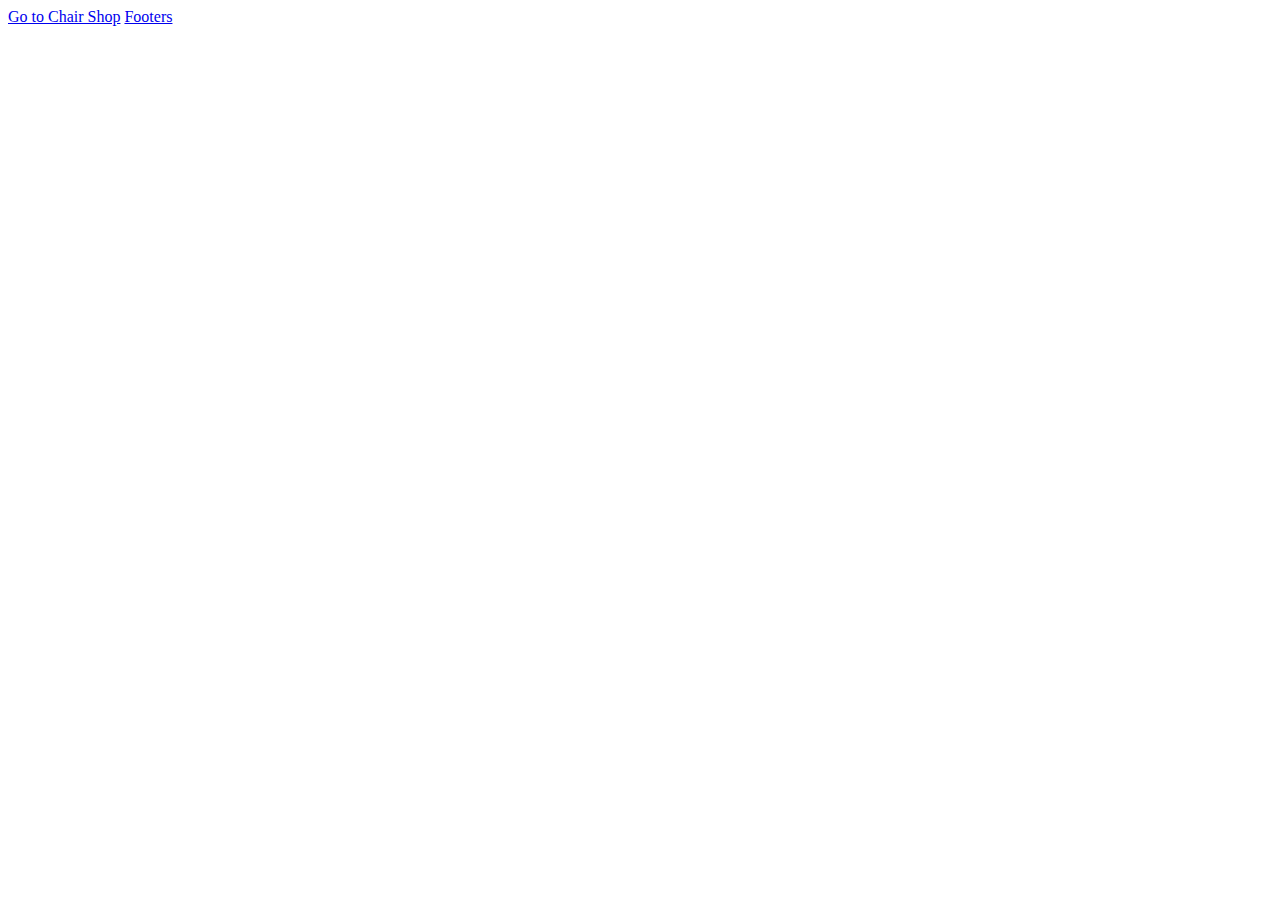
<file: index.html>
<!DOCTYPE html>
<html lang="en">
<head>
    <meta charset="UTF-8">
    <meta http-equiv="X-UA-Compatible" content="IE=edge">
    <meta name="viewport" content="width=device-width, initial-scale=1.0">
    <title>HTML & CSS Practice</title>
</head>
<body>
    <a href="chair-shop/index.html">Go to Chair Shop</a>
    <a href="footers/index.html">Footers</a>
</body>
</html>
</file>
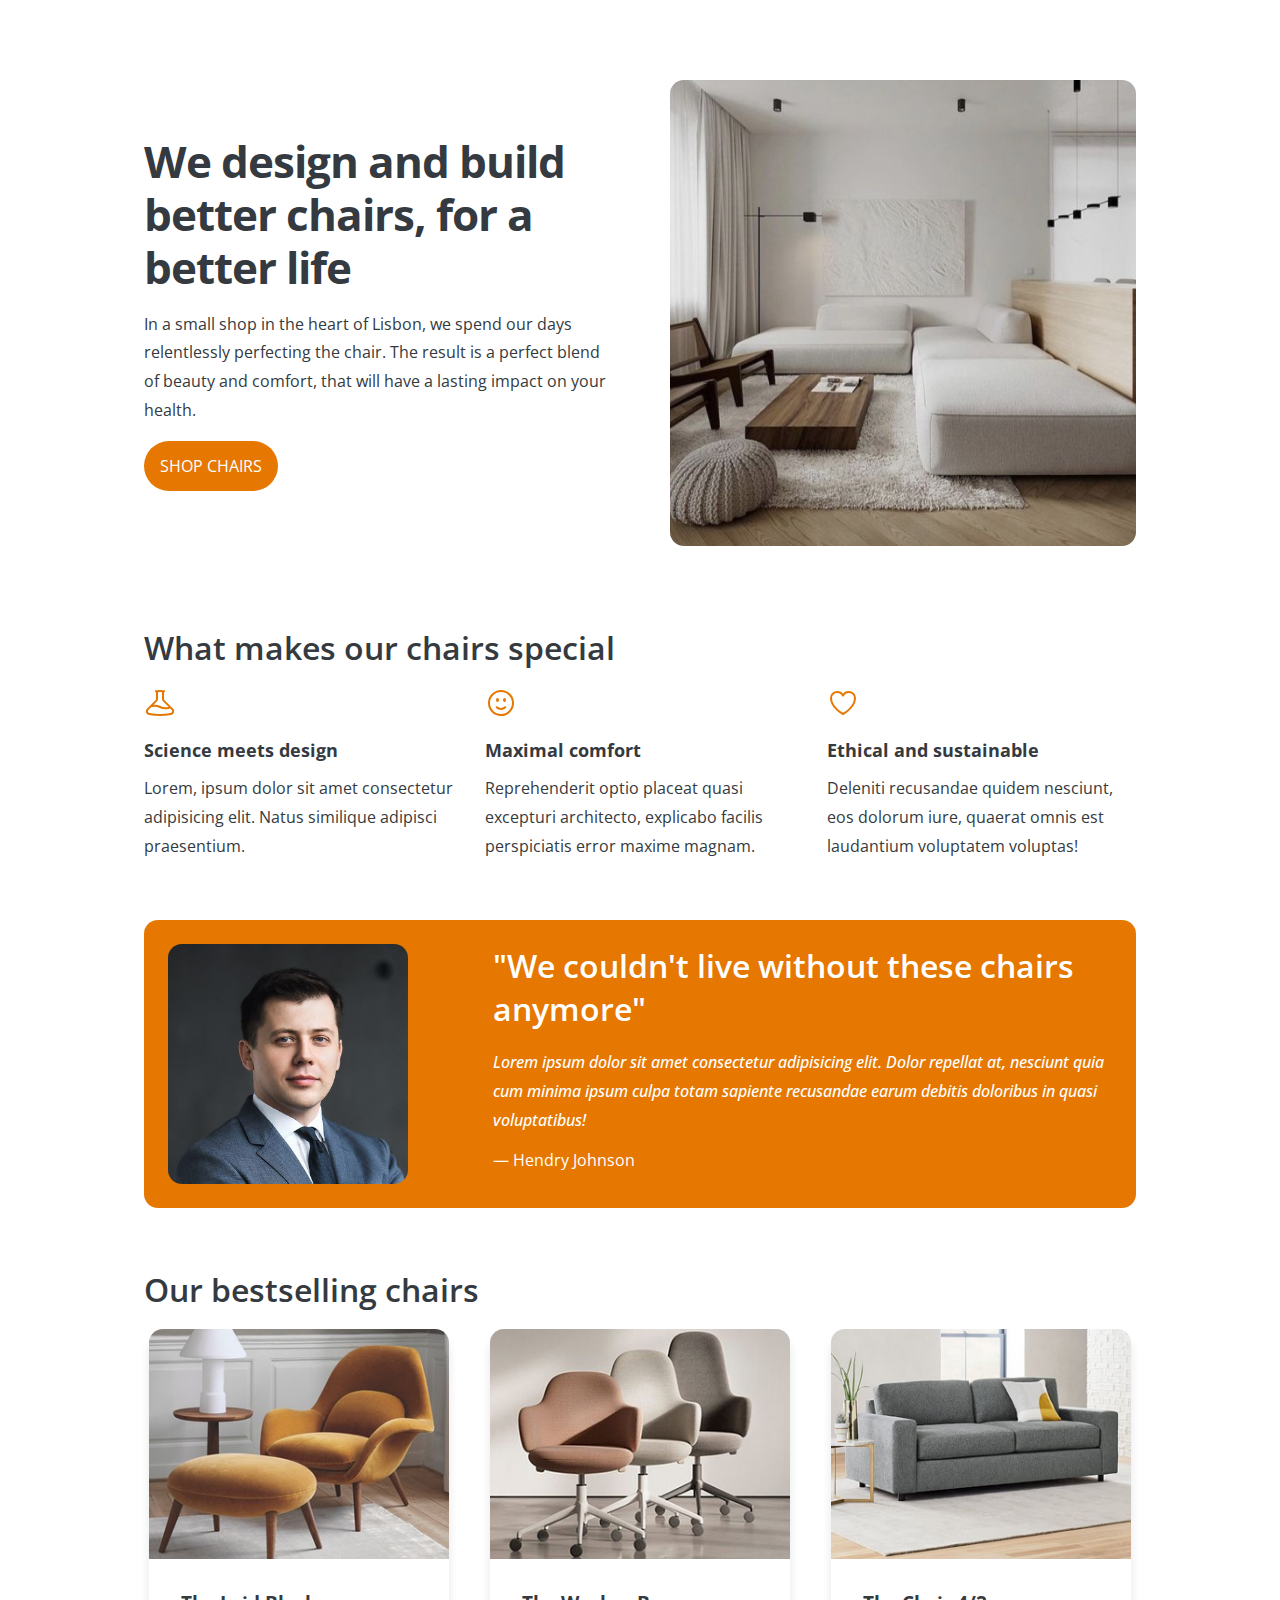
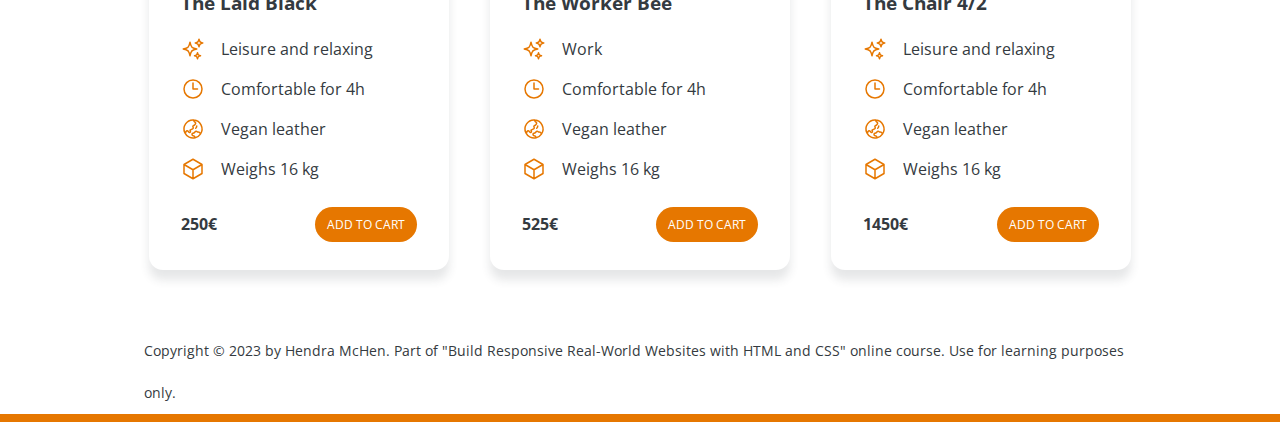
<file: chair-shop/index.html>
<!DOCTYPE html>
<html lang="en">
  <head>
    <meta charset="UTF-8" />
    <meta http-equiv="X-UA-Compatible" content="IE=edge" />
    <meta name="viewport" content="width=device-width, initial-scale=1.0" />
    <title>McHen Chair Shop</title>
    <link rel="preconnect" href="https://fonts.googleapis.com" />
    <link rel="preconnect" href="https://fonts.gstatic.com" crossorigin />
    <link
      href="https://fonts.googleapis.com/css2?family=Open+Sans:ital,wght@0,300;0,400;0,500;0,600;1,300&display=swap"
      rel="stylesheet"
    />
    <link rel="stylesheet" href="style.css" />
  </head>
  <body>
    <div class="container">
      <header>
        <div class="header-box">
          <h1>We design and build better chairs, for a better life</h1>
          <p>
            In a small shop in the heart of Lisbon, we spend our days
            relentlessly perfecting the chair. The result is a perfect blend of
            beauty and comfort, that will have a lasting impact on your health.
          </p>
          <a href="#" class="btn btn--big">Shop Chairs</a>
        </div>
        <img src="images/chairs-sq.jpg" width="466" alt="chairs with table" />
      </header>
      <section>
        <h2>What makes our chairs special</h2>
        <div class="grid-3-columns">
          <div>
            <svg
              xmlns="http://www.w3.org/2000/svg"
              fill="none"
              viewBox="0 0 24 24"
              stroke-width="1.5"
              stroke="currentColor"
              class="feature-icon"
            >
              <path
                stroke-linecap="round"
                stroke-linejoin="round"
                d="M9.75 3.104v5.714a2.25 2.25 0 01-.659 1.591L5 14.5M9.75 3.104c-.251.023-.501.05-.75.082m.75-.082a24.301 24.301 0 014.5 0m0 0v5.714c0 .597.237 1.17.659 1.591L19.8 15.3M14.25 3.104c.251.023.501.05.75.082M19.8 15.3l-1.57.393A9.065 9.065 0 0112 15a9.065 9.065 0 00-6.23-.693L5 14.5m14.8.8l1.402 1.402c1.232 1.232.65 3.318-1.067 3.611A48.309 48.309 0 0112 21c-2.773 0-5.491-.235-8.135-.687-1.718-.293-2.3-2.379-1.067-3.61L5 14.5"
              />
            </svg>

            <p class="feature-title">Science meets design</p>
            <p class="feature-desc">
              Lorem, ipsum dolor sit amet consectetur adipisicing elit. Natus
              similique adipisci praesentium.
            </p>
          </div>
          <div>
            <svg
              xmlns="http://www.w3.org/2000/svg"
              fill="none"
              viewBox="0 0 24 24"
              stroke-width="1.5"
              stroke="currentColor"
              class="feature-icon"
            >
              <path
                stroke-linecap="round"
                stroke-linejoin="round"
                d="M15.182 15.182a4.5 4.5 0 01-6.364 0M21 12a9 9 0 11-18 0 9 9 0 0118 0zM9.75 9.75c0 .414-.168.75-.375.75S9 10.164 9 9.75 9.168 9 9.375 9s.375.336.375.75zm-.375 0h.008v.015h-.008V9.75zm5.625 0c0 .414-.168.75-.375.75s-.375-.336-.375-.75.168-.75.375-.75.375.336.375.75zm-.375 0h.008v.015h-.008V9.75z"
              />
            </svg>

            <p class="feature-title">Maximal comfort</p>
            <p class="feature-desc">
              Reprehenderit optio placeat quasi excepturi architecto, explicabo
              facilis perspiciatis error maxime magnam.
            </p>
          </div>
          <div>
            <svg
              xmlns="http://www.w3.org/2000/svg"
              fill="none"
              viewBox="0 0 24 24"
              stroke-width="1.5"
              stroke="currentColor"
              class="feature-icon"
            >
              <path
                stroke-linecap="round"
                stroke-linejoin="round"
                d="M21 8.25c0-2.485-2.099-4.5-4.688-4.5-1.935 0-3.597 1.126-4.312 2.733-.715-1.607-2.377-2.733-4.313-2.733C5.1 3.75 3 5.765 3 8.25c0 7.22 9 12 9 12s9-4.78 9-12z"
              />
            </svg>

            <p class="feature-title">Ethical and sustainable</p>
            <p class="feature-desc">
              Deleniti recusandae quidem nesciunt, eos dolorum iure, quaerat
              omnis est laudantium voluptatem voluptas!
            </p>
          </div>
        </div>
      </section>
      <section class="testimonial-section">
        <div class="grid-3-columns">
          <img class="testimoni-img" src="images/testimoni.jpg" width="240" alt="testimonial" />
          <blockquote>
            <h2>"We couldn't live without these chairs anymore"</h2>
            <p class="quote">
              Lorem ipsum dolor sit amet consectetur adipisicing elit. Dolor
              repellat at, nesciunt quia cum minima ipsum culpa totam sapiente
              recusandae earum debitis doloribus in quasi voluptatibus!
            </p>
            <p class="quote-name">— Hendry Johnson</p>
          </blockquote>
        </div>
      </section>
      <section>
        <h2>Our bestselling chairs</h2>
        <div class="grid-3-columns">
          <figure class="chair">
            <img src="images/sofa.jpg" width="300" alt="sofa" />
            <div class="chair-list">
              <h3>The Laid Black</h3>
              <ul>
                <li>
                  <svg
                    xmlns="http://www.w3.org/2000/svg"
                    fill="none"
                    viewBox="0 0 24 24"
                    stroke-width="1.5"
                    stroke="currentColor"
                    class="chair-icon"
                  >
                    <path
                      stroke-linecap="round"
                      stroke-linejoin="round"
                      d="M9.813 15.904L9 18.75l-.813-2.846a4.5 4.5 0 00-3.09-3.09L2.25 12l2.846-.813a4.5 4.5 0 003.09-3.09L9 5.25l.813 2.846a4.5 4.5 0 003.09 3.09L15.75 12l-2.846.813a4.5 4.5 0 00-3.09 3.09zM18.259 8.715L18 9.75l-.259-1.035a3.375 3.375 0 00-2.455-2.456L14.25 6l1.036-.259a3.375 3.375 0 002.455-2.456L18 2.25l.259 1.035a3.375 3.375 0 002.456 2.456L21.75 6l-1.035.259a3.375 3.375 0 00-2.456 2.456zM16.894 20.567L16.5 21.75l-.394-1.183a2.25 2.25 0 00-1.423-1.423L13.5 18.75l1.183-.394a2.25 2.25 0 001.423-1.423l.394-1.183.394 1.183a2.25 2.25 0 001.423 1.423l1.183.394-1.183.394a2.25 2.25 0 00-1.423 1.423z"
                    />
                  </svg>
                  <span>Leisure and relaxing</span>
                </li>
                <li>
                  <svg
                    xmlns="http://www.w3.org/2000/svg"
                    fill="none"
                    viewBox="0 0 24 24"
                    stroke-width="1.5"
                    stroke="currentColor"
                    class="chair-icon"
                  >
                    <path
                      stroke-linecap="round"
                      stroke-linejoin="round"
                      d="M12 6v6h4.5m4.5 0a9 9 0 11-18 0 9 9 0 0118 0z"
                    />
                  </svg>
                  Comfortable for 4h
                </li>
                <li>
                  <svg
                    xmlns="http://www.w3.org/2000/svg"
                    fill="none"
                    viewBox="0 0 24 24"
                    stroke-width="1.5"
                    stroke="currentColor"
                    class="chair-icon"
                  >
                    <path
                      stroke-linecap="round"
                      stroke-linejoin="round"
                      d="M12.75 3.03v.568c0 .334.148.65.405.864l1.068.89c.442.369.535 1.01.216 1.49l-.51.766a2.25 2.25 0 01-1.161.886l-.143.048a1.107 1.107 0 00-.57 1.664c.369.555.169 1.307-.427 1.605L9 13.125l.423 1.059a.956.956 0 01-1.652.928l-.679-.906a1.125 1.125 0 00-1.906.172L4.5 15.75l-.612.153M12.75 3.031a9 9 0 00-8.862 12.872M12.75 3.031a9 9 0 016.69 14.036m0 0l-.177-.529A2.25 2.25 0 0017.128 15H16.5l-.324-.324a1.453 1.453 0 00-2.328.377l-.036.073a1.586 1.586 0 01-.982.816l-.99.282c-.55.157-.894.702-.8 1.267l.073.438c.08.474.49.821.97.821.846 0 1.598.542 1.865 1.345l.215.643m5.276-3.67a9.012 9.012 0 01-5.276 3.67m0 0a9 9 0 01-10.275-4.835M15.75 9c0 .896-.393 1.7-1.016 2.25"
                    />
                  </svg>
                  Vegan leather
                </li>
                <li>
                  <svg
                    xmlns="http://www.w3.org/2000/svg"
                    fill="none"
                    viewBox="0 0 24 24"
                    stroke-width="1.5"
                    stroke="currentColor"
                    class="chair-icon"
                  >
                    <path
                      stroke-linecap="round"
                      stroke-linejoin="round"
                      d="M21 7.5l-9-5.25L3 7.5m18 0l-9 5.25m9-5.25v9l-9 5.25M3 7.5l9 5.25M3 7.5v9l9 5.25m0-9v9"
                    />
                  </svg>
                  Weighs 16 kg
                </li>
              </ul>
              <div class="chair-price">
                <strong>250&euro;</strong>
                <a href="#" class="btn btn--small">Add To Cart</a>
              </div>
            </div>
          </figure>

          <figure class="chair">
            <img src="images/three-work-chairs.jpg" width="300" alt="work chair" />
            <div class="chair-list">
              <h3>The Worker Bee</h3>
              <ul>
                <li>
                  <svg
                    xmlns="http://www.w3.org/2000/svg"
                    fill="none"
                    viewBox="0 0 24 24"
                    stroke-width="1.5"
                    stroke="currentColor"
                    class="chair-icon"
                  >
                    <path
                      stroke-linecap="round"
                      stroke-linejoin="round"
                      d="M9.813 15.904L9 18.75l-.813-2.846a4.5 4.5 0 00-3.09-3.09L2.25 12l2.846-.813a4.5 4.5 0 003.09-3.09L9 5.25l.813 2.846a4.5 4.5 0 003.09 3.09L15.75 12l-2.846.813a4.5 4.5 0 00-3.09 3.09zM18.259 8.715L18 9.75l-.259-1.035a3.375 3.375 0 00-2.455-2.456L14.25 6l1.036-.259a3.375 3.375 0 002.455-2.456L18 2.25l.259 1.035a3.375 3.375 0 002.456 2.456L21.75 6l-1.035.259a3.375 3.375 0 00-2.456 2.456zM16.894 20.567L16.5 21.75l-.394-1.183a2.25 2.25 0 00-1.423-1.423L13.5 18.75l1.183-.394a2.25 2.25 0 001.423-1.423l.394-1.183.394 1.183a2.25 2.25 0 001.423 1.423l1.183.394-1.183.394a2.25 2.25 0 00-1.423 1.423z"
                    />
                  </svg>
                  <span>Work</span>
                </li>
                <li>
                  <svg
                    xmlns="http://www.w3.org/2000/svg"
                    fill="none"
                    viewBox="0 0 24 24"
                    stroke-width="1.5"
                    stroke="currentColor"
                    class="chair-icon"
                  >
                    <path
                      stroke-linecap="round"
                      stroke-linejoin="round"
                      d="M12 6v6h4.5m4.5 0a9 9 0 11-18 0 9 9 0 0118 0z"
                    />
                  </svg>
                  Comfortable for 4h
                </li>
                <li>
                  <svg
                    xmlns="http://www.w3.org/2000/svg"
                    fill="none"
                    viewBox="0 0 24 24"
                    stroke-width="1.5"
                    stroke="currentColor"
                    class="chair-icon"
                  >
                    <path
                      stroke-linecap="round"
                      stroke-linejoin="round"
                      d="M12.75 3.03v.568c0 .334.148.65.405.864l1.068.89c.442.369.535 1.01.216 1.49l-.51.766a2.25 2.25 0 01-1.161.886l-.143.048a1.107 1.107 0 00-.57 1.664c.369.555.169 1.307-.427 1.605L9 13.125l.423 1.059a.956.956 0 01-1.652.928l-.679-.906a1.125 1.125 0 00-1.906.172L4.5 15.75l-.612.153M12.75 3.031a9 9 0 00-8.862 12.872M12.75 3.031a9 9 0 016.69 14.036m0 0l-.177-.529A2.25 2.25 0 0017.128 15H16.5l-.324-.324a1.453 1.453 0 00-2.328.377l-.036.073a1.586 1.586 0 01-.982.816l-.99.282c-.55.157-.894.702-.8 1.267l.073.438c.08.474.49.821.97.821.846 0 1.598.542 1.865 1.345l.215.643m5.276-3.67a9.012 9.012 0 01-5.276 3.67m0 0a9 9 0 01-10.275-4.835M15.75 9c0 .896-.393 1.7-1.016 2.25"
                    />
                  </svg>
                  Vegan leather
                </li>
                <li>
                  <svg
                    xmlns="http://www.w3.org/2000/svg"
                    fill="none"
                    viewBox="0 0 24 24"
                    stroke-width="1.5"
                    stroke="currentColor"
                    class="chair-icon"
                  >
                    <path
                      stroke-linecap="round"
                      stroke-linejoin="round"
                      d="M21 7.5l-9-5.25L3 7.5m18 0l-9 5.25m9-5.25v9l-9 5.25M3 7.5l9 5.25M3 7.5v9l9 5.25m0-9v9"
                    />
                  </svg>
                  Weighs 16 kg
                </li>
              </ul>
              <div class="chair-price">
                <strong>525&euro;</strong>
                <a href="#" class="btn btn--small">Add To Cart</a>
              </div>
            </div>
          </figure>

          <figure class="chair">
            <img src="images/chair-delux.jpg" width="300" alt="double chairs" />
            <div class="chair-list">
              <h3>The Chair 4/2</h3>
              <ul>
                <li>
                  <svg
                    xmlns="http://www.w3.org/2000/svg"
                    fill="none"
                    viewBox="0 0 24 24"
                    stroke-width="1.5"
                    stroke="currentColor"
                    class="chair-icon"
                  >
                    <path
                      stroke-linecap="round"
                      stroke-linejoin="round"
                      d="M9.813 15.904L9 18.75l-.813-2.846a4.5 4.5 0 00-3.09-3.09L2.25 12l2.846-.813a4.5 4.5 0 003.09-3.09L9 5.25l.813 2.846a4.5 4.5 0 003.09 3.09L15.75 12l-2.846.813a4.5 4.5 0 00-3.09 3.09zM18.259 8.715L18 9.75l-.259-1.035a3.375 3.375 0 00-2.455-2.456L14.25 6l1.036-.259a3.375 3.375 0 002.455-2.456L18 2.25l.259 1.035a3.375 3.375 0 002.456 2.456L21.75 6l-1.035.259a3.375 3.375 0 00-2.456 2.456zM16.894 20.567L16.5 21.75l-.394-1.183a2.25 2.25 0 00-1.423-1.423L13.5 18.75l1.183-.394a2.25 2.25 0 001.423-1.423l.394-1.183.394 1.183a2.25 2.25 0 001.423 1.423l1.183.394-1.183.394a2.25 2.25 0 00-1.423 1.423z"
                    />
                  </svg>
                  <span>Leisure and relaxing</span>
                </li>
                <li>
                  <svg
                    xmlns="http://www.w3.org/2000/svg"
                    fill="none"
                    viewBox="0 0 24 24"
                    stroke-width="1.5"
                    stroke="currentColor"
                    class="chair-icon"
                  >
                    <path
                      stroke-linecap="round"
                      stroke-linejoin="round"
                      d="M12 6v6h4.5m4.5 0a9 9 0 11-18 0 9 9 0 0118 0z"
                    />
                  </svg>
                  Comfortable for 4h
                </li>
                <li>
                  <svg
                    xmlns="http://www.w3.org/2000/svg"
                    fill="none"
                    viewBox="0 0 24 24"
                    stroke-width="1.5"
                    stroke="currentColor"
                    class="chair-icon"
                  >
                    <path
                      stroke-linecap="round"
                      stroke-linejoin="round"
                      d="M12.75 3.03v.568c0 .334.148.65.405.864l1.068.89c.442.369.535 1.01.216 1.49l-.51.766a2.25 2.25 0 01-1.161.886l-.143.048a1.107 1.107 0 00-.57 1.664c.369.555.169 1.307-.427 1.605L9 13.125l.423 1.059a.956.956 0 01-1.652.928l-.679-.906a1.125 1.125 0 00-1.906.172L4.5 15.75l-.612.153M12.75 3.031a9 9 0 00-8.862 12.872M12.75 3.031a9 9 0 016.69 14.036m0 0l-.177-.529A2.25 2.25 0 0017.128 15H16.5l-.324-.324a1.453 1.453 0 00-2.328.377l-.036.073a1.586 1.586 0 01-.982.816l-.99.282c-.55.157-.894.702-.8 1.267l.073.438c.08.474.49.821.97.821.846 0 1.598.542 1.865 1.345l.215.643m5.276-3.67a9.012 9.012 0 01-5.276 3.67m0 0a9 9 0 01-10.275-4.835M15.75 9c0 .896-.393 1.7-1.016 2.25"
                    />
                  </svg>
                  Vegan leather
                </li>
                <li>
                  <svg
                    xmlns="http://www.w3.org/2000/svg"
                    fill="none"
                    viewBox="0 0 24 24"
                    stroke-width="1.5"
                    stroke="currentColor"
                    class="chair-icon"
                  >
                    <path
                      stroke-linecap="round"
                      stroke-linejoin="round"
                      d="M21 7.5l-9-5.25L3 7.5m18 0l-9 5.25m9-5.25v9l-9 5.25M3 7.5l9 5.25M3 7.5v9l9 5.25m0-9v9"
                    />
                  </svg>
                  Weighs 16 kg
                </li>
              </ul>
              <div class="chair-price">
                <strong>1450&euro;</strong>
                <a href="#" class="btn btn--small">Add To Cart</a>
              </div>
            </div>
          </figure>
        </div>
      </section>
      <footer>
        <p>
          Copyright &copy; 2023 by Hendra McHen. Part of "Build Responsive
          Real-World Websites with HTML and CSS" online course. Use for learning
          purposes only.
        </p>
      </footer>
    </div>
  </body>
</html>
</file>
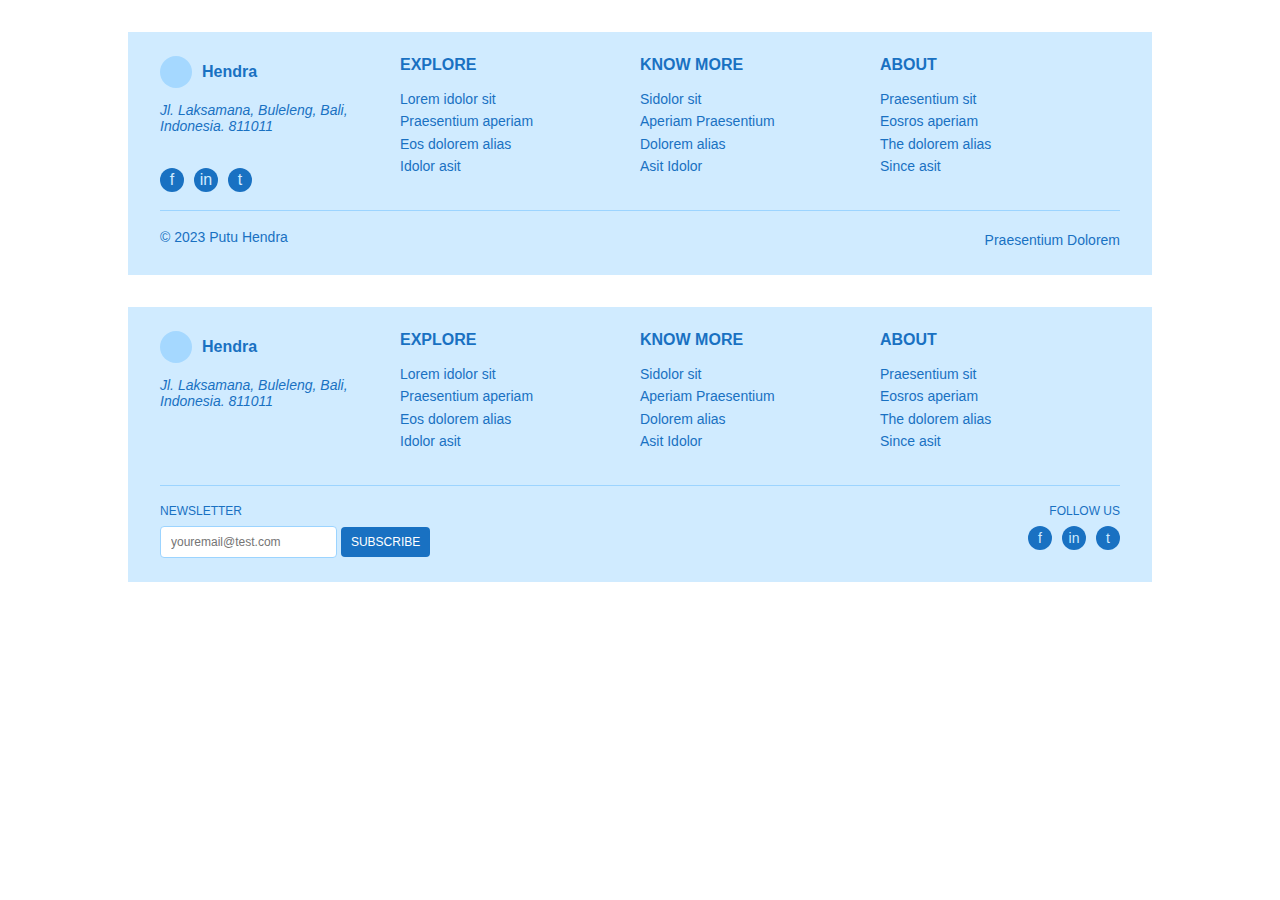
<file: footers/index.html>
<!DOCTYPE html>
<html lang="en">
  <head>
    <meta charset="UTF-8" />
    <meta http-equiv="X-UA-Compatible" content="IE=edge" />
    <meta name="viewport" content="width=device-width, initial-scale=1.0" />
    <title>Footers</title>
    <link rel="stylesheet" href="style.css" />
  </head>
  <body>
    <footer class="one">
      <div class="footer-container">
        <div class="profile-box">
          <div>
            <div class="profile">
              <div class="photo"></div>
              <strong>Hendra</strong>
            </div>
            <address>Jl. Laksamana, Buleleng, Bali, Indonesia. 811011</address>
          </div>
          <div class="socmed">
            <div class="icon">f</div>
            <div class="icon">in</div>
            <div class="icon">t</div>
          </div>
        </div>
        <div>
          <strong class="title-list">Explore</strong>
          <ul>
            <li><a href="#">Lorem idolor sit</a></li>
            <li><a href="#">Praesentium aperiam</a></li>
            <li><a href="#">Eos dolorem alias</a></li>
            <li><a href="#">Idolor asit</a></li>
          </ul>
        </div>
        <div>
          <strong class="title-list">Know More</strong>
          <ul>
            <li><a href="#">Sidolor sit</a></li>
            <li><a href="#">Aperiam Praesentium</a></li>
            <li><a href="#">Dolorem alias</a></li>
            <li><a href="#">Asit Idolor</a></li>
          </ul>
        </div>
        <div>
          <strong class="title-list">About</strong>
          <ul>
            <li><a href="#">Praesentium sit</a></li>
            <li><a href="#">Eosros aperiam</a></li>
            <li><a href="#">The dolorem alias</a></li>
            <li><a href="#">Since asit</a></li>
          </ul>
        </div>
      </div>
      <div class="copyright">
        <p>&copy; 2023 Putu Hendra</p>
        <div><a href="#">Praesentium</a> <a href="#">Dolorem</a></div>
      </div>
    </footer>

    <footer class="one">
      <div class="footer-container">
        <div>
          <div class="profile">
            <div class="photo"></div>
            <strong>Hendra</strong>
          </div>
          <address>Jl. Laksamana, Buleleng, Bali, Indonesia. 811011</address>
        </div>
        <div>
          <strong class="title-list">Explore</strong>
          <ul>
            <li><a href="#">Lorem idolor sit</a></li>
            <li><a href="#">Praesentium aperiam</a></li>
            <li><a href="#">Eos dolorem alias</a></li>
            <li><a href="#">Idolor asit</a></li>
          </ul>
        </div>
        <div>
          <strong class="title-list">Know More</strong>
          <ul>
            <li><a href="#">Sidolor sit</a></li>
            <li><a href="#">Aperiam Praesentium</a></li>
            <li><a href="#">Dolorem alias</a></li>
            <li><a href="#">Asit Idolor</a></li>
          </ul>
        </div>
        <div>
          <strong class="title-list">About</strong>
          <ul>
            <li><a href="#">Praesentium sit</a></li>
            <li><a href="#">Eosros aperiam</a></li>
            <li><a href="#">The dolorem alias</a></li>
            <li><a href="#">Since asit</a></li>
          </ul>
        </div>
      </div>
      <div class="copyright">
        <div class="newsletter">
            <p>newsletter</p>
            <input type="text" name="newsletter" placeholder="youremail@test.com">
            <button>subscribe</button>
        </div>
        <div class="followus">
            <p>follow us</p>
          <div class="socmed">
            <div class="icon">f</div>
            <div class="icon">in</div>
            <div class="icon">t</div>
          </div>
        </div>
      </div>
    </footer>
  </body>
</html>
</file>
<file: chair-shop/style.css>
* {
    margin: 0;
    padding: 0;
    box-sizing: border-box;
}

body {
    color: #343a40;
    font-family: 'Open Sans', sans-serif;
    border-bottom: 8px solid #e67700;
}

.container {
    width: 992px;
    margin: 0 auto;
}

header {
    display: grid;
    grid-template-columns: repeat(2, 1fr);
    align-items: center;
    column-gap: 60px;
    margin: 80px 0;
}

.header-box h1 {
    font-size: 44px;
    letter-spacing: -1px;
    line-height: 1.2;
}

.header-box p {
    margin: 16px 0;
    line-height: 1.8;
}

section {
    margin: 60px 0;
}

h2 {
    font-size: 32px;
    font-weight: 600;
    margin-bottom: 18px;
}

h3 {
    margin: 14px 0;
}

a:link, a:visited, a:active {
    text-decoration: none;
    text-transform: uppercase;
}

img {
    border-radius: 14px;
}

.btn {
    color: #fff;
    background-color: #e67700;
    border-radius: 100px;
}

.btn:hover {
    background-color: #f08c00;
}

.btn--big {
    padding: 14px 16px;
    display: inline-block;
}

.btn--small {
    font-size: 12px;
    padding: 9px 12px;
}

.grid-3-columns {
    display: grid;
    grid-template-columns: repeat(3, 1fr);
    column-gap: 32px;
    justify-items: center;
}

.feature-icon {
    width: 32px;
    stroke: #e67700;
    margin-bottom: 14px;
}

.feature-title {
    font-weight: 700;
    font-size: 18px;
    margin-bottom: 12px;
}

.feature-desc {
    line-height: 1.8;
}

.testimonial-section {
    color: #fff;
    background-color: #e67700;
    padding: 24px;
    border-radius: 14px;
}

.testimoni-img {
    justify-self: start;
}

blockquote {
    grid-column: 2 / -1;
}

.quote {
    font-style: italic;
    font-weight: 500;
    line-height: 1.8;
}

.quote-name {
    margin-top: 14px;
}

figure {
    box-shadow: 0 10px 10px 0 rgba(52, 58, 64, 0.123);
    border-radius: 14px;
    width: 300px;
}

.chair img {
    border-bottom-left-radius: 0;
    border-bottom-right-radius: 0;
}

.chair-icon {
    width: 24px;
    stroke: #e67700;
}

.chair-list {
    padding: 12px 32px;
}

.chair-price {
    display: flex;
    justify-content: space-between;
    align-items: center;
    margin: 18px 0 16px;
}

ul {
    margin: 14px 0;
}

li {
    display: flex;
    align-items: center;
    gap: 16px;
    list-style: none;
    padding: 8px 0;
}

footer {
    font-size: 14px;
    line-height: 3;
}
</file>
<file: footers/style.css>
* {
    margin: 0;
    padding: 0;
    box-sizing: border-box;
}

body {
    color: #1971c2;
    font-family: sans-serif;
}

a:link, a:visited, a:active {
    color: #1971c2;
    text-decoration: none;
    line-height: 1.6;
}

a:hover {
    color: #0a467e;
}

.one {
    width: 1024px;
    background-color: #d0ebff;
    padding: 24px 32px;
    margin: 32px auto;
}

.one ul {
    margin: 14px 0;
}

.one li {
    font-size: 14px;
    list-style: none;
}

.socmed {
    display: flex;
    gap: 10px;
}

.icon {
    width: 24px;
    height: 24px;
    color: #d0ebff;
    background-color: #1971c2;
    border-radius: 100px;
    display: flex;
    align-items: center;
    justify-content: center;
}

.title-list {
    text-transform: uppercase;
}

.profile-box {
    display: flex;
    flex-direction: column;
    justify-content: space-between;
}

.profile {
    display: flex;
    align-items: center;
    gap: 10px;
}

.one address {
    margin-top: 14px;
    font-size: 14px;
}

.photo {
    width: 32px;
    height: 32px;
    background-color: #a5d8ff;
    border-radius: 100px;
}

.copyright {
    display: flex;
    justify-content: space-between;
    border-top: 1px solid #9cd4ff;
    padding-top: 18px;
    margin-top: 18px;
    font-size: 14px;
}

.footer-container {
    display: grid;
    grid-template-columns: repeat(4, 1fr);
}

input {
    font-size: 12px;
    padding: 8px 10px;
    border: 1px solid #9cd4ff;
    border-radius: 4px;
}

button {
    padding: 8px 10px;
    color: #fff;
    background-color: #1971c2;
    border: none;
    text-transform: uppercase;
    font-size: 12px;
    cursor: pointer;
    border-radius: 4px;
}

button:hover {
    background-color: #0a467e;
}

.newsletter p, .followus p {
    text-transform: uppercase;
    margin-bottom: 8px;
    font-size: 12px;
}

.followus p {
    text-align: right;
}
</file>
